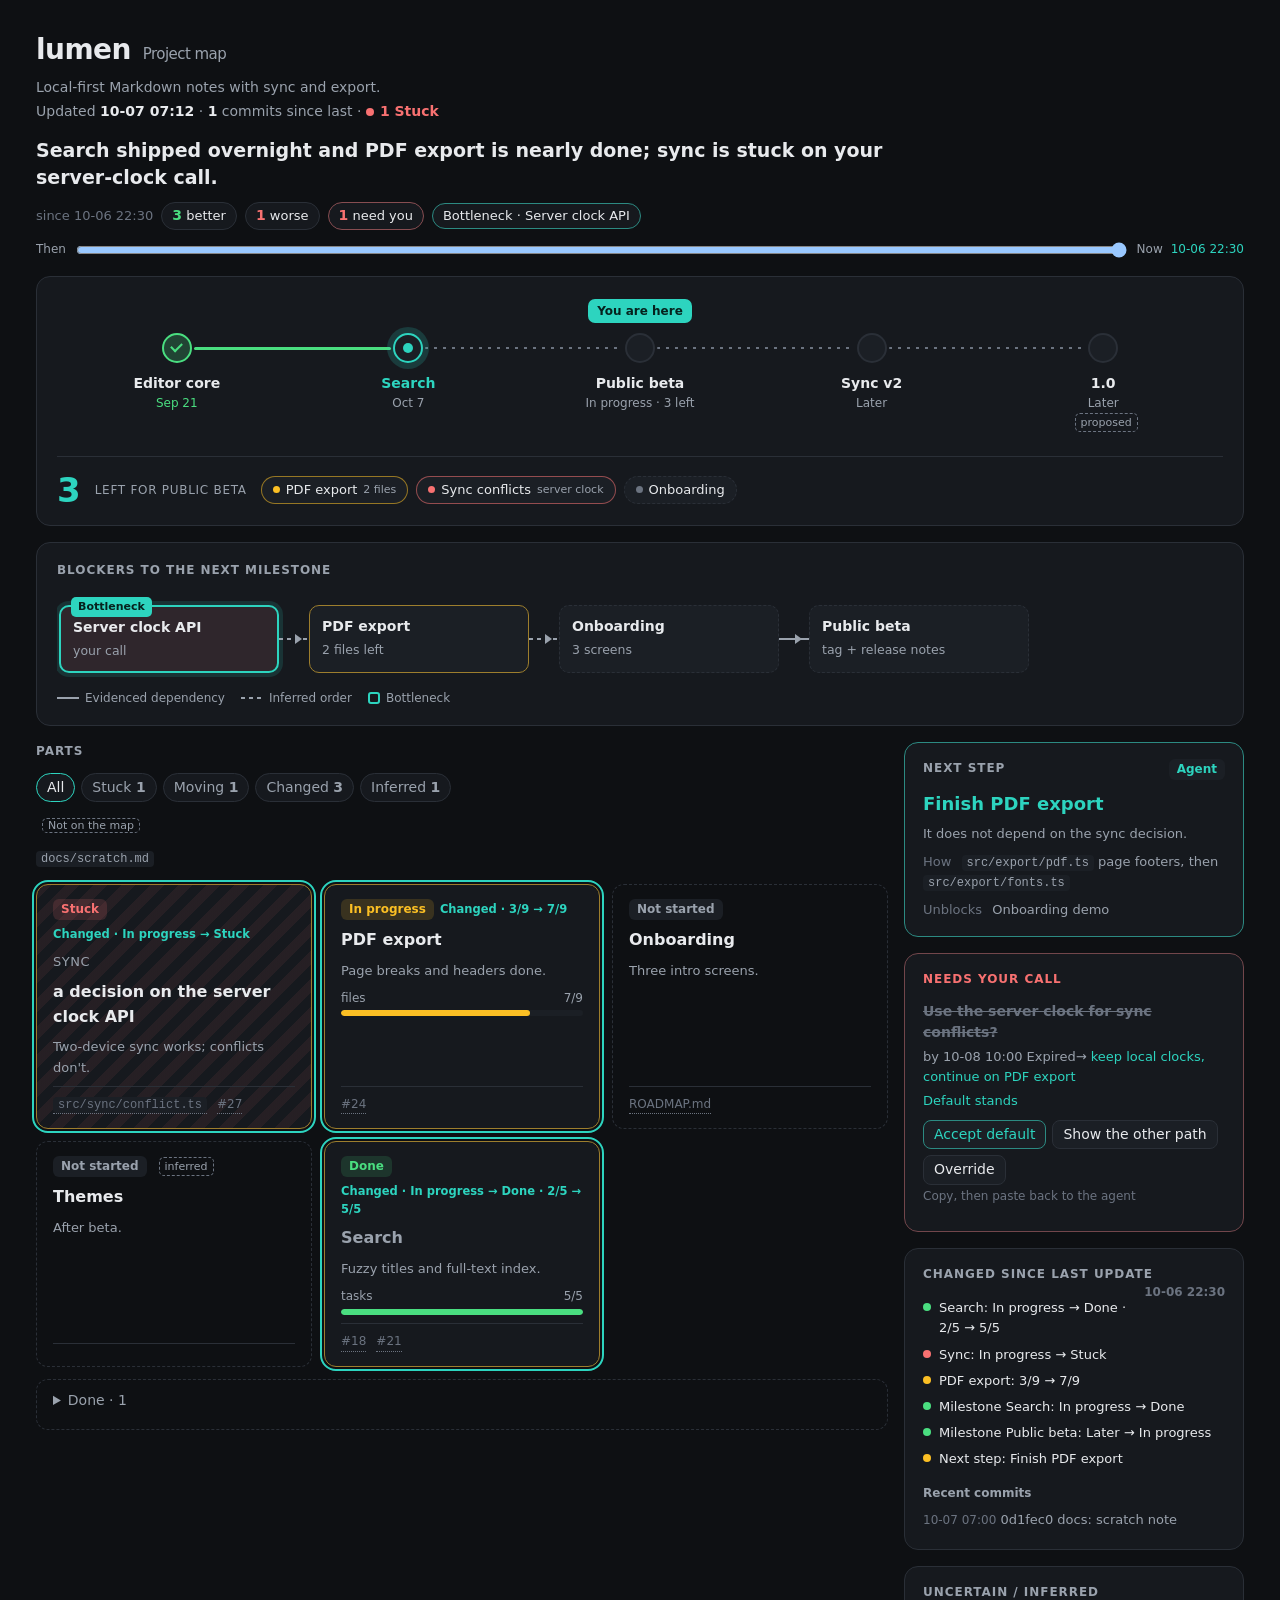
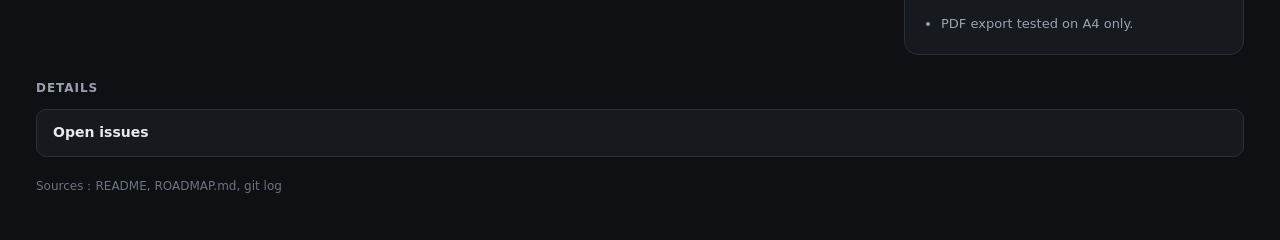
<file: docs/demo/index.html>
<!doctype html>
<html lang="en" data-theme="dark">
<head>
<meta charset="utf-8">
<meta name="viewport" content="width=device-width, initial-scale=1">
<title>lumen · Project map</title>
<style>
:root{--accent:#2dd4bf;--bg:#0e1013;--card:#16191e;--card2:#1b1f25;--line:#2a2f37;--fg:#e8eaed;--mut:#9aa2ad;--dim:#6b7380;
--done:#4ade80;--prog:#fbbf24;--stuck:#f87171;--todo:#6b7380;color-scheme:dark}
:root[data-theme=light]{--bg:#f6f7f9;--card:#fff;--card2:#f1f3f6;--line:#dfe3e8;--fg:#14171c;--mut:#566070;--dim:#8a93a0;
--done:#16a34a;--prog:#b7791f;--stuck:#dc2626;--todo:#8a93a0;color-scheme:light}
@media (prefers-color-scheme:light){:root[data-theme=auto]{--bg:#f6f7f9;--card:#fff;--card2:#f1f3f6;--line:#dfe3e8;--fg:#14171c;
--mut:#566070;--dim:#8a93a0;--done:#16a34a;--prog:#b7791f;--stuck:#dc2626;--todo:#8a93a0;color-scheme:light}}
*{box-sizing:border-box}
body{margin:0;background:var(--bg);color:var(--fg);font:14px/1.55 -apple-system,BlinkMacSystemFont,"PingFang SC","Segoe UI",system-ui,sans-serif}
.wrap{max-width:1240px;margin:0 auto;padding:28px 16px 40px}
a{color:inherit;text-decoration:none;border-bottom:1px dotted var(--dim)} a:hover{color:var(--accent)}
code{font:12px ui-monospace,SFMono-Regular,Menlo,monospace;background:var(--card2);padding:1px 5px;border-radius:4px}
h1{font-size:28px;margin:0;letter-spacing:-.02em} h1 .sub{font-size:15px;color:var(--mut);font-weight:400;margin-left:12px}
h2{font-size:12px;letter-spacing:.08em;text-transform:uppercase;color:var(--mut);margin:0 0 12px;font-weight:600}
h3{margin:0}
.summary{color:var(--mut);margin:6px 0 2px} .slug{margin-left:8px;font:12px ui-monospace,Menlo,monospace}
.meta{color:var(--mut);margin:0 0 20px} .meta b{color:var(--fg)} .c-stuck{color:var(--stuck)!important}
.stuck-dot{display:inline-block;width:8px;height:8px;border-radius:50%;background:var(--stuck);margin-right:6px}
.card{background:var(--card);border:1px solid var(--line);border-radius:14px;padding:18px 20px;margin-bottom:16px}
.tag{font-size:11px;color:var(--mut);border:1px dashed var(--dim);border-radius:5px;padding:0 5px;margin-left:6px;white-space:nowrap}
/* milestone track */
.track{padding-top:22px}
.ms-list{list-style:none;margin:0;padding:34px 4px 4px;display:flex;overflow-x:auto;scrollbar-width:thin}
.ms{position:relative;flex:1 0 128px;display:flex;flex-direction:column;align-items:center;text-align:center;padding:0 6px}
.ms .dot{width:30px;height:30px;border-radius:50%;border:2px solid var(--line);background:var(--card2);z-index:1;display:grid;place-items:center}
.ms-done .dot{background:color-mix(in srgb,var(--done) 22%,var(--card));border-color:var(--done)}
.ms-done .dot::after{content:"";width:9px;height:5px;border:solid var(--done);border-width:0 0 2.5px 2.5px;transform:rotate(-45deg) translate(1px,-1px)}
.ms-current .dot{border-color:var(--accent);box-shadow:0 0 0 6px color-mix(in srgb,var(--accent) 18%,transparent)}
.ms-current .dot::after{content:"";width:10px;height:10px;border-radius:50%;background:var(--accent)}
.seg{position:absolute;top:14px;left:calc(50% + 17px);right:calc(-50% + 17px);height:3px;border-radius:2px}
.seg.solid{background:var(--done)} .seg.dotted{background:repeating-linear-gradient(90deg,var(--dim) 0 3px,transparent 3px 9px);height:2px}
.ms-current .seg{background:repeating-linear-gradient(90deg,var(--dim) 0 3px,transparent 3px 9px);height:2px}
.ms-name{margin-top:10px;font-weight:600} .ms-current .ms-name{color:var(--accent)}
.ms-note{font-size:12px;color:var(--mut)} .ms-done .ms-note{color:var(--done)}
.here{position:absolute;top:-34px;background:var(--accent);color:#06221e;font-size:12px;font-weight:600;padding:3px 9px;border-radius:7px;white-space:nowrap}
.left{display:flex;flex-wrap:wrap;align-items:center;gap:10px 14px;margin-top:20px;padding-top:16px;border-top:1px solid var(--line)}
.big{font-size:34px;font-weight:700;color:var(--accent);line-height:1} .cap{font-size:12px;letter-spacing:.06em;color:var(--mut);text-transform:uppercase}
.pills{display:flex;flex-wrap:wrap;gap:8px}
.pill{display:inline-flex;align-items:center;gap:6px;font-size:13px;border:1px solid var(--line);border-radius:999px;padding:3px 11px;background:var(--card2)}
.pill i{width:7px;height:7px;border-radius:50%;background:var(--todo)} .pill em{font-style:normal;color:var(--mut);font-size:11px}
.p-stuck{border-color:color-mix(in srgb,var(--stuck) 55%,transparent)} .p-stuck i{background:var(--stuck)}
.p-in_progress{border-color:color-mix(in srgb,var(--prog) 55%,transparent)} .p-in_progress i{background:var(--prog)}
.p-done i{background:var(--done)} .p-done{opacity:.6;text-decoration:line-through}
.p-not_started{border-style:dashed}
/* chain */
.chain{display:flex;align-items:stretch;overflow-x:auto;padding:14px 2px 6px}
.node{position:relative;flex:1 0 132px;max-width:220px;background:var(--card2);border:1px solid var(--line);border-radius:10px;padding:10px 12px}
.node b{display:block;font-size:14px} .node span{display:block;font-size:12.5px;color:var(--mut);margin-top:2px}
.n-done{border-color:color-mix(in srgb,var(--done) 50%,var(--line))} .n-stuck{border-color:var(--stuck);background:color-mix(in srgb,var(--stuck) 9%,var(--card2))}
.n-in_progress{border-color:color-mix(in srgb,var(--prog) 55%,var(--line))} .n-not_started{border-style:dashed}
.is-bn{border:2px solid var(--accent);box-shadow:0 0 0 4px color-mix(in srgb,var(--accent) 14%,transparent)}
.node .bn{position:absolute;top:-10px;left:10px;background:var(--accent);color:#06221e;font-size:11px;font-weight:700;padding:1px 7px;border-radius:5px;margin:0}
.arrow{flex:0 0 30px;display:flex;align-items:center;position:relative}
.arrow span{flex:1;height:2px;background:var(--mut)} .arrow::after{content:"";position:absolute;right:2px;border:5px solid transparent;border-left:7px solid var(--mut)}
.a-inferred span{background:repeating-linear-gradient(90deg,var(--mut) 0 4px,transparent 4px 8px)}
.a-none span{background:none} .a-none::after{display:none}
.legend{display:flex;flex-wrap:wrap;gap:16px;font-size:12px;color:var(--mut);margin-top:10px}
.legend i{display:inline-block;width:22px;height:2px;vertical-align:middle;margin-right:6px;background:var(--mut)}
.legend .lg-i{background:repeating-linear-gradient(90deg,var(--mut) 0 4px,transparent 4px 8px)}
.legend .lg-b{width:12px;height:12px;border:2px solid var(--accent);background:none;border-radius:3px}
.why{margin-top:8px;font-size:13px;color:var(--mut)} .why summary{cursor:pointer} .why ul{margin:8px 0 0;padding-left:18px}
.why li{margin:4px 0} .why b{color:var(--fg);font-weight:600} .w-inferred b::before{content:"⋯ "}
/* grid */
.grid{display:grid;grid-template-columns:minmax(0,1fr) 340px;gap:16px;align-items:start}
.sh{display:flex;justify-content:space-between;align-items:baseline} .sh span{color:var(--mut);font-size:13px} .sh b{color:var(--done)}
.parts{display:grid;grid-template-columns:repeat(auto-fill,minmax(230px,1fr));gap:12px}
.part{background:var(--card);border:1px solid var(--line);border-radius:12px;padding:14px 16px;display:flex;flex-direction:column;gap:8px;min-height:150px}
.part h3{font-size:16px} .part p{margin:0;color:var(--mut);font-size:13px}
.part footer{margin-top:auto;padding-top:8px;border-top:1px solid var(--line);font-size:12px;color:var(--dim);word-break:break-word}
.pt-stuck{border-color:color-mix(in srgb,var(--stuck) 60%,var(--line));background:repeating-linear-gradient(135deg,color-mix(in srgb,var(--stuck) 7%,var(--card)) 0 10px,var(--card) 10px 20px)}
.pt-not_started{border-style:dashed;background:transparent}
.pt-done h3{color:var(--mut)}
.changed{outline:2px solid var(--accent);outline-offset:2px}
.ph{display:flex;flex-wrap:wrap;gap:6px;align-items:center}
.badge{font-size:12px;font-weight:600;padding:1px 8px;border-radius:6px;background:var(--card2);color:var(--mut)}
.s-done{color:var(--done);background:color-mix(in srgb,var(--done) 14%,transparent)}
.s-in_progress{color:var(--prog);background:color-mix(in srgb,var(--prog) 15%,transparent)}
.s-stuck{color:var(--stuck);background:color-mix(in srgb,var(--stuck) 15%,transparent)}
.chg{font-size:11.5px;color:var(--accent);font-weight:600}
.wait{color:var(--stuck)!important}
.prog .pl{display:flex;justify-content:space-between;font-size:12px;color:var(--mut)}
.bar{height:6px;background:var(--card2);border-radius:3px;overflow:hidden;margin-top:3px} .bar i{display:block;height:100%;background:var(--prog);border-radius:3px}
.pt-done .bar i{background:var(--done)}
aside .card{padding:16px 18px}
.hero{margin:-6px 0 18px} .hl-text{font-size:19px;line-height:1.45;margin:0 0 10px;font-weight:550;max-width:70ch}
.hl-row{display:flex;flex-wrap:wrap;gap:8px;align-items:center;font-size:13px}
.hl{border:1px solid var(--line);border-radius:999px;padding:2px 10px;background:var(--card)} .hl b{font-size:14px}
.hl-better b{color:var(--done)} .hl-worse b{color:var(--stuck)} .hl-you{border-color:color-mix(in srgb,var(--stuck) 45%,var(--line))}
.hl-you b{color:var(--stuck)} .hl-bn{border-color:color-mix(in srgb,var(--accent) 55%,var(--line))} .hl-since{color:var(--dim)}
.owner{float:right;text-transform:none;letter-spacing:0;font-size:12px;padding:1px 8px;border-radius:6px;background:var(--card2)}
.o-user{color:var(--stuck)} .o-agent{color:var(--accent)}
.decide li.answered{opacity:.75} .decide li.answered .def{color:var(--done)}
.open-left{font-size:13px} .open-left span{color:var(--prog);font-weight:600;margin-right:4px}
.next .how,.next .unl{margin:8px 0 0;font-size:13px} .next .how span,.next .unl span{color:var(--dim);margin-right:6px}
.next{border-color:color-mix(in srgb,var(--accent) 55%,var(--line))} .next .nt{font-size:18px;font-weight:650;margin:0 0 6px;color:var(--accent)}
.next p{margin:0;color:var(--mut);font-size:13px}
.decide{border-color:color-mix(in srgb,var(--stuck) 35%,var(--line))} .decide h2{color:var(--stuck)}
.decide ul,.changes ul{list-style:none;margin:0;padding:0} .decide li{padding:8px 0;border-top:1px solid var(--line)} .decide li:first-child{border:0;padding-top:0}
.decide .q{margin:0;font-weight:600} .decide .d{margin:3px 0 0;font-size:13px;color:var(--mut)} .decide .d b{color:var(--accent);font-weight:500}
.changes li{display:flex;gap:8px;align-items:baseline;font-size:13px;padding:3px 0} .changes li>i{flex:0 0 8px;height:8px;border-radius:50%;background:var(--accent);transform:translateY(-1px)}
.dot-done{background:var(--done)!important} .dot-stuck{background:var(--stuck)!important} .dot-in_progress{background:var(--prog)!important} .dot-not_started{background:var(--todo)!important}
.changes h3{font-size:12px;color:var(--mut);font-weight:600;margin:12px 0 4px} .since{float:right;text-transform:none;letter-spacing:0;color:var(--dim)}
.commits li{display:block;color:var(--mut)} .commits .t{color:var(--dim);font-size:12px}
.muted{color:var(--dim)} .plain{margin:0;padding-left:18px;color:var(--mut);font-size:13px} .plain li{margin:4px 0}
.details{margin-top:8px} .details details{background:var(--card);border:1px solid var(--line);border-radius:10px;margin-bottom:8px}
.details summary{cursor:pointer;padding:12px 16px;display:flex;justify-content:space-between;gap:12px} .details summary span{color:var(--dim);font-size:12px}
.details details>*:not(summary){margin:0 16px 14px}
.tw{overflow-x:auto} table{border-collapse:collapse;width:100%;font-size:13px} th,td{text-align:left;padding:6px 8px;border-bottom:1px solid var(--line);vertical-align:top}
th{color:var(--mut);font-weight:600}
.foot{margin-top:20px;font-size:12px;color:var(--dim)} .foot p{margin:4px 0}
.pin{position:fixed;z-index:30;top:10px;left:50%;transform:translateX(-50%);max-width:min(920px,calc(100% - 24px));
display:flex;flex-wrap:wrap;gap:6px 10px;align-items:baseline;background:var(--card);border:1px solid var(--accent);
border-radius:999px;padding:6px 14px;font-size:13px;box-shadow:0 8px 28px color-mix(in srgb,#000 35%,transparent)}
.pin[hidden]{display:none} .pin b{color:var(--accent)}
.pin > * + *::before{content:"·";color:var(--dim);margin-right:10px}
.scrub{display:flex;align-items:center;gap:8px;margin:-8px 0 16px;color:var(--mut);font-size:12px}
.scrub input{flex:1} #scrubcap{color:var(--accent)}
.filters{display:flex;flex-wrap:wrap;gap:6px;margin:0 0 12px}
.filters button,.act,.done-name,.ev{font:inherit;cursor:pointer}
.filters button{background:var(--card);color:var(--mut);border:1px solid var(--line);border-radius:999px;padding:3px 10px}
.filters button[aria-pressed=true]{color:var(--fg);border-color:var(--accent)}
.filters b{font-weight:600}
.unmap{margin:0 0 12px} .unmap .plain{display:flex;flex-wrap:wrap;gap:6px 12px;list-style:none;padding:8px 0 0}
.eyebrow{margin:0;font-size:12px;color:var(--dim);letter-spacing:.04em;text-transform:uppercase}
.done-row{margin-top:12px;border:1px dashed var(--line);border-radius:12px;padding:0 12px 8px}
.done-row summary{cursor:pointer;padding:10px 4px;color:var(--mut)}
.done-names{display:flex;flex-wrap:wrap;gap:6px;margin-bottom:8px}
.done-name{background:transparent;color:var(--mut);border:1px solid var(--line);border-radius:999px;padding:2px 10px}
.ev{background:transparent;color:var(--dim);border:0;border-bottom:1px dotted var(--dim);padding:0}
.part footer{display:flex;flex-wrap:wrap;gap:6px 10px}
.acts{display:flex;flex-wrap:wrap;gap:6px;align-items:center;margin-top:8px}
.act{background:var(--card2);color:var(--fg);border:1px solid var(--line);border-radius:8px;padding:3px 10px}
.act.accept{border-color:color-mix(in srgb,var(--accent) 55%,var(--line));color:var(--accent)}
.copied,.taken,.hint{display:none} .hint{color:var(--dim);font-size:12px;margin:6px 0 0}
.decide li.copied-on .copied,.decide li .hint{display:inline}
.decide li.expired .q{text-decoration:line-through;color:var(--dim)}
.decide li.expired .taken{display:block;color:var(--accent);margin:4px 0 0;font-size:13px}
.override-form{display:flex;gap:6px;margin-top:8px} .override-form[hidden]{display:none}
.override-form input{flex:1;background:var(--card2);color:var(--fg);border:1px solid var(--line);border-radius:8px;padding:4px 8px}
.chain-alt{display:none;margin-top:8px} .fork-label{display:none;margin:8px 0 0;color:var(--mut);font-size:13px}
body[data-fork] .chain-alt,body[data-fork] .fork-label{display:flex}
body[data-fork] .fork-label{display:block}
body[data-fork] .chain-default .fork-only{opacity:.38}
.chain-alt .fork-shared{opacity:.55}
body[data-focus] .linkable{opacity:.38}
body[data-focus] .linkable.on{opacity:1;outline:2px solid var(--accent);outline-offset:2px}
body[data-filter=stuck] .part:not([data-status=stuck]),
body[data-filter=in_progress] .part:not([data-status=in_progress]),
body[data-filter=changed] .part:not(.changed),
body[data-filter=inferred] .part:not([data-inferred]){display:none}
body[data-filter=stuck] .pill:not(.p-stuck),
body[data-filter=in_progress] .pill:not(.p-in_progress){display:none}
.part[data-hist=stuck]{border-color:var(--stuck)}
.part[data-hist=done]{border-color:color-mix(in srgb,var(--done) 50%,var(--line))}
.part[data-hist=in_progress]{border-color:color-mix(in srgb,var(--prog) 55%,var(--line))}
#peek{position:fixed;z-index:40;max-width:280px;background:var(--card);border:1px solid var(--line);border-radius:10px;padding:10px 12px;box-shadow:0 10px 30px color-mix(in srgb,#000 40%,transparent)}
#peek[hidden]{display:none} #peek a{color:var(--accent);display:inline-block;margin-top:6px}
.why-pop{display:none;position:absolute;z-index:4;top:18px;left:0;width:200px;background:var(--card);border:1px solid var(--line);border-radius:8px;padding:8px 10px;font-size:12px;color:var(--mut)}
.arrow.open .why-pop{display:block}
@keyframes yah-pulse{0%,100%{box-shadow:0 0 0 4px color-mix(in srgb,var(--accent) 14%,transparent)}50%{box-shadow:0 0 0 8px color-mix(in srgb,var(--accent) 28%,transparent)}}
.is-bn{animation:yah-pulse 2.4s ease-in-out infinite}
@media (prefers-reduced-motion:reduce){.is-bn{animation:none} .part,.ms{transition:none}}
@media (max-width:900px){.grid{grid-template-columns:1fr}}
@media (max-width:640px){h1{font-size:23px} .card{padding:14px}
 .chain{flex-direction:column;overflow:visible} .node{max-width:none;flex:none}
 .arrow{flex:0 0 26px;justify-content:center} .arrow span{flex:0 0 2px;height:100%;width:2px}
 .a-inferred span{background:repeating-linear-gradient(180deg,var(--mut) 0 4px,transparent 4px 8px)}
 .arrow::after{right:auto;bottom:0;border:5px solid transparent;border-top:7px solid var(--mut)}
 .why-pop{position:static;width:auto}
 .ms{flex-basis:112px}
 .pin{left:12px;right:12px;transform:none;max-width:none;flex-wrap:nowrap;overflow-x:auto;white-space:nowrap;
   border-radius:12px;scrollbar-width:none}}
</style>
</head>
<body><div class="wrap"><div class="pin" id="pin" hidden><b>You are here</b><span>Server clock API</span><span>Finish PDF export</span><span>1 expiring</span><span>1 Not on the map</span></div><header><h1>lumen<span class="sub">Project map</span></h1><p class="summary">Local-first Markdown notes with sync and export.</p><p class="meta">Updated <b>10-07 07:12</b> · <b>1</b> commits since last · <span class="stuck-dot"></span><b class="c-stuck">1 Stuck</b></p></header><section class="hero"><p class=hl-text>Search shipped overnight and PDF export is nearly done; sync is stuck on your server-clock call.</p><div class="hl-row"><span class="hl-since">since 10-06 22:30</span><span class="hl hl-better"><b>3</b> better</span><span class="hl hl-worse"><b>1</b> worse</span><span class="hl hl-you"><b>1</b> need you</span><span class="hl hl-bn">Bottleneck · Server clock API</span></div></section><div class="scrub"><span>Then</span><input type="range" id="scrub" min="0" max="1" value="1" aria-label="Changed since last update"><span>Now</span><span id="scrubcap"></span></div><section class="card track"><ol class="ms-list"><li class="ms ms-done" data-name="Editor core" data-now="done"><span class="dot"></span><span class="seg solid"></span><span class="ms-name">Editor core</span><span class="ms-note">Sep 21</span></li><li class="ms ms-done" data-name="Search" data-now="done"><span class="dot"></span><span class="seg solid"></span><span class="ms-name">Search</span><span class="ms-note">Oct 7</span></li><li class="ms ms-current" data-name="Public beta" data-now="current" id=here><span class="here">You are here</span><span class="dot"></span><span class="seg dotted"></span><span class="ms-name">Public beta</span><span class="ms-note">In progress · 3 left</span></li><li class="ms ms-future" data-name="Sync v2" data-now="future"><span class="dot"></span><span class="seg dotted"></span><span class="ms-name">Sync v2</span><span class="ms-note">Later</span></li><li class="ms ms-future" data-name="1.0" data-now="future"><span class="dot"></span><span class="ms-name">1.0</span><span class="ms-note">Later</span><span class="tag">proposed</span></li></ol><div class="left"><span class="big">3</span><span class="cap">Left for Public beta </span><div class="pills"><span class="pill p-in_progress linkable" data-link="export" role="button" tabindex="0"><i></i>PDF export<em>2 files</em></span><span class="pill p-stuck linkable" data-link="sync" role="button" tabindex="0"><i></i>Sync conflicts<em>server clock</em></span><span class="pill p-not_started linkable" data-link="onboarding" role="button" tabindex="0"><i></i>Onboarding</span></div></div></section><section class="card"><h2>Blockers to the next milestone</h2><div class="chain chain-default"><div class="node n-stuck is-bn linkable" data-link="sync" role="button" tabindex="0"><span class="bn">Bottleneck</span><b>Server clock API</b><span>your call</span></div><div class="arrow a-inferred" title="default keeps local clocks and continues PDF export"><p class="why-pop">default keeps local clocks and continues PDF export</p><span></span></div><div class="node n-in_progress linkable fork-only" data-link="export" role="button" tabindex="0"><b>PDF export</b><span>2 files left</span></div><div class="arrow a-inferred" title="onboarding demo exports a PDF"><p class="why-pop">onboarding demo exports a PDF</p><span></span></div><div class="node n-not_started linkable" data-link="onboarding" role="button" tabindex="0"><b>Onboarding</b><span>3 screens</span></div><div class="arrow a-evidence" title="ROADMAP.md: beta requires onboarding"><p class="why-pop">ROADMAP.md: beta requires onboarding</p><span></span></div><div class="node n-not_started linkable" role="button" tabindex="0"><b>Public beta</b><span>tag + release notes</span></div></div><p class="fork-label">If you override: block on the server clock first</p><div class="chain chain-alt"><div class="node n-stuck is-bn linkable fork-shared" data-link="sync" role="button" tabindex="0"><span class="bn">Bottleneck</span><b>Server clock API</b><span>your call</span></div><div class="arrow a-inferred" title="only if you choose to block on the server clock"><p class="why-pop">only if you choose to block on the server clock</p><span></span></div><div class="node n-not_started linkable fork-only" data-link="sync" role="button" tabindex="0"><b>Implement server clock</b><span>only if you block on it</span></div><div class="arrow a-evidence" title="`src/sync/conflict.ts` TODO: last-writer-wins needs a trusted server timestamp"><p class="why-pop"><code>src/sync/conflict.ts</code> TODO: last-writer-wins needs a trusted server timestamp</p><span></span></div><div class="node n-stuck linkable fork-only" data-link="sync" role="button" tabindex="0"><b>Sync conflicts</b><span>resolver waits on clock</span></div><div class="arrow a-inferred" title="onboarding waits until sync conflicts are decided"><p class="why-pop">onboarding waits until sync conflicts are decided</p><span></span></div><div class="node n-not_started linkable fork-shared" data-link="onboarding" role="button" tabindex="0"><b>Onboarding</b><span>3 screens</span></div><div class="arrow a-evidence" title="ROADMAP.md: beta requires onboarding"><p class="why-pop">ROADMAP.md: beta requires onboarding</p><span></span></div><div class="node n-not_started linkable fork-shared" role="button" tabindex="0"><b>Public beta</b><span>tag + release notes</span></div></div><div class="legend"><span><i class="lg-e"></i>Evidenced dependency</span><span><i class="lg-i"></i>Inferred order</span><span><i class="lg-b"></i>Bottleneck</span></div></section><div class="grid"><div class="main"><section><div class="sh"><h2>Parts</h2></div><div class="filters" role="toolbar"><button type="button" data-filter="all" aria-pressed="true">All</button><button type="button" data-filter="stuck" aria-pressed="false">Stuck <b>1</b></button><button type="button" data-filter="in_progress" aria-pressed="false">Moving <b>1</b></button><button type="button" data-filter="changed" aria-pressed="false">Changed <b>3</b></button><button type="button" data-filter="inferred" aria-pressed="false">Inferred <b>1</b></button></div><div class="unmap"><span class="tag">Not on the map</span><ul class="plain"><li><code>docs/scratch.md</code></li></ul></div><div class="parts"><article class="part pt-stuck changed linkable" data-link="sync" data-status="stuck" data-now="stuck" role="button" tabindex="0"><div class="ph"><span class="badge s-stuck">Stuck</span><span class="chg">Changed · In progress → Stuck</span></div><p class="eyebrow">Sync</p><h3>a decision on the server clock API</h3><p>Two-device sync works; conflicts don&#x27;t.</p><footer><button type="button" class="ev" data-kind="file" data-ref="src/sync/conflict.ts"><code>src/sync/conflict.ts</code></button><button type="button" class="ev" data-kind="issue" data-ref="27">#27</button></footer></article><article class="part pt-in_progress changed linkable" data-link="export" data-status="in_progress" data-now="in_progress" role="button" tabindex="0"><div class="ph"><span class="badge s-in_progress">In progress</span><span class="chg">Changed · 3/9 → 7/9</span></div><h3>PDF export</h3><p>Page breaks and headers done.</p><div class="prog"><div class="pl"><span>files</span><span>7/9</span></div><div class="bar"><i style="width:78%"></i></div></div><footer><button type="button" class="ev" data-kind="issue" data-ref="24">#24</button></footer></article><article class="part pt-not_started linkable" data-link="onboarding" data-status="not_started" data-now="not_started" role="button" tabindex="0"><div class="ph"><span class="badge s-not_started">Not started</span></div><h3>Onboarding</h3><p>Three intro screens.</p><footer><button type="button" class="ev" data-kind="file" data-ref="ROADMAP.md">ROADMAP.md</button></footer></article><article class="part pt-not_started linkable" data-link="themes" data-status="not_started" data-now="not_started" data-inferred role="button" tabindex="0"><div class="ph"><span class="badge s-not_started">Not started</span><span class="tag">inferred</span></div><h3>Themes</h3><p>After beta.</p><footer></footer></article><article class="part pt-done changed linkable" data-link="search" data-status="done" data-now="done" role="button" tabindex="0"><div class="ph"><span class="badge s-done">Done</span><span class="chg">Changed · In progress → Done · 2/5 → 5/5</span></div><h3>Search</h3><p>Fuzzy titles and full-text index.</p><div class="prog"><div class="pl"><span>tasks</span><span>5/5</span></div><div class="bar"><i style="width:100%"></i></div></div><footer><button type="button" class="ev" data-kind="issue" data-ref="18">#18</button><button type="button" class="ev" data-kind="issue" data-ref="21">#21</button></footer></article></div><details class="done-row"><summary>Done · 1</summary><div class="done-names"><button type="button" class="done-name" data-open="editor">Editor</button></div><div class="parts"><article class="part pt-done linkable" data-link="editor" data-status="done" data-now="done" role="button" tabindex="0"><div class="ph"><span class="badge s-done">Done</span></div><h3>Editor</h3><p>Markdown editing, tables, live preview.</p><footer><button type="button" class="ev" data-kind="file" data-ref="src/editor/"><code>src/editor/</code></button><button type="button" class="ev" data-kind="issue" data-ref="12">#12</button></footer></article></div></details></section></div><aside><section class="card next"><h2>Next step<span class="owner o-agent">Agent</span></h2><p class="nt">Finish PDF export</p><p>It does not depend on the sync decision.</p><p class="how"><span>How</span> <code>src/export/pdf.ts</code> page footers, then <code>src/export/fonts.ts</code></p><p class="unl"><span>Unblocks</span> Onboarding demo</p></section><section class="card decide"><h2>Needs your call</h2><ul><li data-decision="clock"><p class="q">Use the server clock for sync conflicts?</p><p class="d">by <time data-deadline="2026-10-08T10:00:00+08:00">10-08 10:00</time> <span class="count"></span>→ <b class="def">keep local clocks, continue on PDF export</b></p><p class="taken">Default stands</p><div class="acts"><button type="button" class="act accept" data-copy="you-are-here decision&#10;Question: Use the server clock for sync conflicts?&#10;Answer: keep local clocks, continue on PDF export&#10;Record it and act on it: python3 /Users/lifcc/Desktop/code/AI/tools/you-are-here/plugins/you-are-here/skills/you-are-here/scripts/pmap.py answer /private/var/folders/3_/987z6jz91l9_t8mpvflf73xm0000gp/T/tmpnwx1tiot/lumen --id clock --answer &quot;keep local clocks, continue on PDF export&quot;">Accept default</button><button type="button" class="act altpath" data-fork="clock" data-option="1" data-show="Show the other path" data-hide="Hide the other path">Show the other path</button><button type="button" class="act override">Override</button><span class="copied">Copied</span></div><form class="override-form" hidden><input type="text" maxlength="240" aria-label="Override"><button type="submit">Copy</button></form><p class="hint">Copy, then paste back to the agent</p></li></ul></section><section class="card changes"><h2>Changed since last update<span class="since">10-06 22:30</span></h2><ul><li class="linkable" data-link="search" role="button" tabindex="0"><i class="dot-done"></i>Search: In progress → Done · 2/5 → 5/5</li><li class="linkable" data-link="sync" role="button" tabindex="0"><i class="dot-stuck"></i>Sync: In progress → Stuck</li><li class="linkable" data-link="export" role="button" tabindex="0"><i class="dot-in_progress"></i>PDF export: 3/9 → 7/9</li><li class=""><i class="dot-done"></i>Milestone Search: In progress → Done</li><li class=""><i class="dot-done"></i>Milestone Public beta: Later → In progress</li><li class=""><i class="dot-in_progress"></i>Next step: Finish PDF export</li></ul><h3>Recent commits</h3><ul class="commits"><li><span class="t">10-07 07:00</span> 0d1fec0 docs: scratch note</li></ul></section><section class="card"><h2>Uncertain / inferred</h2><ul class="plain"><li>PDF export tested on A4 only.</li></ul></section></aside></div><section class="details"><h2>Details</h2><details><summary><b>Open issues</b><span></span></summary><ul class="plain"><li>#27 sync conflict on simultaneous edits</li><li>#29 PDF footer overlaps</li></ul></details></section><footer class="foot"><p>Sources：README, ROADMAP.md, git log</p></footer><div id="peek" hidden role="dialog"><p id="peek-text"></p><a id="peek-link" target="_blank" rel="noopener" hidden></a></div></div>
<script type="application/json" id="yah">{"slug": null, "web": null, "answer_tpl": "you-are-here decision\nQuestion: {Q}\nAnswer: {A}\nRecord it and act on it: python3 /Users/lifcc/Desktop/code/AI/tools/you-are-here/plugins/you-are-here/skills/you-are-here/scripts/pmap.py answer /private/var/folders/3_/987z6jz91l9_t8mpvflf73xm0000gp/T/tmpnwx1tiot/lumen --id {ID} --answer \"{A}\"", "peek": {"issues": {}, "commits": {"0d1fec0": "docs: scratch note"}, "prs": {}, "files": {"docs/scratch.md": "docs: scratch note"}}, "frames": [{"t": "2026-10-06T22:30:00+08:00", "label": "10-06 22:30", "parts": {"editor": {"status": "done", "done": null, "total": null}, "search": {"status": "in_progress", "done": 2, "total": 5}, "sync": {"status": "in_progress", "done": null, "total": null}, "export": {"status": "in_progress", "done": 3, "total": 9}, "onboarding": {"status": "not_started", "done": null, "total": null}, "themes": {"status": "not_started", "done": null, "total": null}}, "milestones": [{"name": "Editor core", "status": "done"}, {"name": "Search", "status": "current"}, {"name": "Public beta", "status": "future"}, {"name": "Sync v2", "status": "future"}, {"name": "1.0", "status": "future"}], "changes": []}, {"t": "2026-10-07T07:12:00+08:00", "label": "10-07 07:12", "parts": {"editor": {"status": "done", "done": null, "total": null}, "search": {"status": "done", "done": 5, "total": 5}, "sync": {"status": "stuck", "done": null, "total": null}, "export": {"status": "in_progress", "done": 7, "total": 9}, "onboarding": {"status": "not_started", "done": null, "total": null}, "themes": {"status": "not_started", "done": null, "total": null}}, "milestones": [{"name": "Editor core", "status": "done"}, {"name": "Search", "status": "done"}, {"name": "Public beta", "status": "current"}, {"name": "Sync v2", "status": "future"}, {"name": "1.0", "status": "future"}], "changes": ["Search: In progress → Done · 2/5 → 5/5", "Sync: In progress → Stuck", "PDF export: 3/9 → 7/9", "Milestone Search: In progress → Done", "Milestone Public beta: Later → In progress", "Next step: Finish PDF export"]}], "labels": {"expired": "Expired", "open": "Open on GitHub"}}</script>
<script>
(function () {
  var raw = document.getElementById("yah");
  var DATA = {};
  try { DATA = JSON.parse(raw ? raw.textContent : "{}"); } catch (e) { DATA = {}; }
  var reduce = window.matchMedia && window.matchMedia("(prefers-reduced-motion: reduce)").matches;
  var frames = DATA.frames || [];

  function motion() { return reduce ? "auto" : "smooth"; }

  var here = document.getElementById("here");
  if (here && here.parentElement && here.parentElement.scrollWidth > here.parentElement.clientWidth) {
    var list = here.parentElement, lr = list.getBoundingClientRect(), hr = here.getBoundingClientRect();
    var target = hr.left - lr.left + list.scrollLeft - (list.clientWidth - hr.width) / 2;
    list.scrollLeft = Math.max(0, Math.min(target, list.scrollWidth - list.clientWidth));
  }

  var pin = document.getElementById("pin");
  if (here && pin && "IntersectionObserver" in window) {
    new IntersectionObserver(function (entries) {
      pin.hidden = entries[0].isIntersecting;
    }, { threshold: 0.35 }).observe(here);
  }

  function setHist(el, status) {
    if (!status) return;
    el.setAttribute("data-hist", status);
  }
  function applyFrame(frame) {
    if (!frame) return;
    var cards = document.querySelectorAll(".part[data-link]");
    for (var i = 0; i < cards.length; i++) {
      var p = (frame.parts || {})[cards[i].getAttribute("data-link")];
      setHist(cards[i], p ? p.status : cards[i].getAttribute("data-now"));
    }
    var ms = document.querySelectorAll(".ms[data-name]");
    for (var j = 0; j < ms.length; j++) {
      var name = ms[j].getAttribute("data-name");
      var found = null;
      var list = frame.milestones || [];
      for (var k = 0; k < list.length; k++) if (list[k].name === name) found = list[k];
      var st = found ? found.status : ms[j].getAttribute("data-now");
      ms[j].classList.remove("ms-done", "ms-current", "ms-future");
      if (st) ms[j].classList.add("ms-" + st);
    }
    var cap = document.getElementById("scrubcap");
    if (cap) cap.textContent = frame.label || "";
    var changes = document.querySelector(".changes ul");
    if (changes && frame.changes && frame.changes.length && document.body.getAttribute("data-scrub") === "1") {
      if (!changes.getAttribute("data-saved")) changes.setAttribute("data-saved", changes.innerHTML);
      var html = "";
      for (var c = 0; c < frame.changes.length; c++) {
        html += '<li><i></i>' + frame.changes[c].replace(/[&<>]/g, function (ch) {
          return ch === "&" ? "&amp;" : ch === "<" ? "&lt;" : "&gt;";
        }) + "</li>";
      }
      changes.innerHTML = html;
    }
  }
  function restoreChanges() {
    var changes = document.querySelector(".changes ul");
    if (changes && changes.getAttribute("data-saved")) {
      changes.innerHTML = changes.getAttribute("data-saved");
      changes.removeAttribute("data-saved");
    }
  }
  var scrub = document.getElementById("scrub");
  if (scrub && frames.length >= 2) {
    scrub.addEventListener("input", function () {
      document.body.setAttribute("data-scrub", "1");
      applyFrame(frames[Number(scrub.value)]);
    });
    scrub.addEventListener("change", function () {
      scrub.value = String(frames.length - 1);
      document.body.removeAttribute("data-scrub");
      applyFrame(frames[frames.length - 1]);
      restoreChanges();
      var cap = document.getElementById("scrubcap");
      if (cap) cap.textContent = "";
    });
  }
  if (!reduce && frames.length >= 2) {
    var a = Date.parse(frames[frames.length - 2].t || "");
    var b = Date.parse(frames[frames.length - 1].t || "");
    if (a && b && b - a > 6 * 3600 * 1000) {
      applyFrame(frames[frames.length - 2]);
      document.body.classList.add("replaying");
      setTimeout(function () {
        applyFrame(frames[frames.length - 1]);
        document.body.classList.remove("replaying");
      }, 1500);
    }
  }

  function clearFocus() {
    document.body.removeAttribute("data-focus");
    var on = document.querySelectorAll(".linkable.on");
    for (var i = 0; i < on.length; i++) on[i].classList.remove("on");
  }
  function focusLink(id, origin) {
    if (!id) return;
    if (document.body.getAttribute("data-focus") === id) { clearFocus(); return; }
    document.body.setAttribute("data-focus", id);
    var all = document.querySelectorAll(".linkable");
    var card = null, node = null;
    for (var i = 0; i < all.length; i++) {
      var hit = all[i].getAttribute("data-link") === id;
      all[i].classList.toggle("on", hit);
      if (hit && all[i].classList.contains("part")) card = all[i];
      if (hit && all[i].classList.contains("node")) node = all[i];
    }
    var dest = origin && origin.classList.contains("part") ? node : card;
    if (card) {
      var box = card.closest("details");
      if (box) box.open = true;
    }
    if (dest && dest.scrollIntoView) dest.scrollIntoView({ block: "nearest", behavior: motion() });
    if (origin && origin.classList.contains("is-bn") && card) {
      var ev = card.querySelector(".ev");
      if (ev) openPeek(ev);
    }
  }

  var peek = document.getElementById("peek");
  function openPeek(btn) {
    if (!peek) return;
    var kind = btn.getAttribute("data-kind");
    var ref = btn.getAttribute("data-ref");
    var db = DATA.peek || {};
    var text = ref;
    var href = "";
    if (kind === "issue") {
      text = (db.issues && db.issues[ref]) || (db.prs && db.prs[ref]) || ("#" + ref);
      if (db.issues && db.issues[ref]) text = "#" + ref + " " + db.issues[ref];
      else if (db.prs && db.prs[ref]) text = "#" + ref + " " + db.prs[ref];
      if (DATA.web) href = DATA.web + "/issues/" + ref;
    } else if (kind === "commit") {
      text = (db.commits && db.commits[ref]) ? (ref + " " + db.commits[ref]) : ref;
      if (DATA.web) href = DATA.web + "/commit/" + ref;
    } else if (kind === "link") {
      text = ref;
      if (/^https?:\/\//.test(ref)) href = ref;
    } else if (kind === "run") {
      text = "CI run " + ref;
      if (DATA.web) href = DATA.web + "/actions/runs/" + ref;
    } else {
      text = ref;
      var files = db.files || {};
      if (files[ref]) text = ref + " — " + files[ref];
      else {
        for (var path in files) {
          if (files.hasOwnProperty(path) && (path.indexOf(ref) === 0 || ref.indexOf(path) === 0)) {
            text = ref + " — " + files[path];
            break;
          }
        }
      }
    }
    document.getElementById("peek-text").textContent = text;
    var link = document.getElementById("peek-link");
    if (href) { link.hidden = false; link.href = href; link.textContent = (DATA.labels && DATA.labels.open) || "Open"; }
    else link.hidden = true;
    peek.hidden = false;
    var box = btn.getBoundingClientRect();
    peek.style.top = Math.max(8, Math.min(box.bottom + 6, window.innerHeight - 110)) + "px";
    peek.style.left = Math.max(8, Math.min(box.left, window.innerWidth - 290)) + "px";
  }

  function copyText(text, li) {
    function ok() { if (li) li.classList.add("copied-on"); }
    if (navigator.clipboard && navigator.clipboard.writeText) {
      navigator.clipboard.writeText(text).then(ok, function () { fallback(); });
    } else fallback();
    function fallback() {
      var ta = document.createElement("textarea");
      ta.value = text;
      document.body.appendChild(ta);
      ta.select();
      try { document.execCommand("copy"); ok(); } catch (e) {}
      ta.parentNode.removeChild(ta);
    }
  }

  function tick() {
    var nodes = document.querySelectorAll("time[data-deadline]");
    var now = Date.now();
    for (var i = 0; i < nodes.length; i++) {
      var t = Date.parse(nodes[i].getAttribute("data-deadline"));
      var count = nodes[i].parentNode.querySelector(".count");
      var li = nodes[i].closest("li");
      if (!t || !count) continue;
      var delta = t - now;
      if (delta <= 0) {
        count.textContent = (DATA.labels && DATA.labels.expired) || "";
        if (li) li.classList.add("expired");
      } else {
        var mins = Math.round(delta / 60000);
        var h = Math.floor(mins / 60);
        var m = mins % 60;
        count.textContent = (h ? h + "h " : "") + m + "m ";
      }
    }
  }
  tick();
  setInterval(tick, 30000);

  document.body.addEventListener("click", function (ev) {
    var arrow = ev.target.closest ? ev.target.closest(".arrow") : null;
    if (arrow) {
      ev.stopPropagation();
      var open = document.querySelectorAll(".arrow.open");
      for (var i = 0; i < open.length; i++) if (open[i] !== arrow) open[i].classList.remove("open");
      arrow.classList.toggle("open");
      return;
    }
    var evidence = ev.target.closest ? ev.target.closest(".ev") : null;
    if (evidence) { ev.stopPropagation(); openPeek(evidence); return; }
    var filter = ev.target.closest ? ev.target.closest("[data-filter]") : null;
    if (filter) {
      var name = filter.getAttribute("data-filter");
      var buttons = document.querySelectorAll("[data-filter]");
      for (var f = 0; f < buttons.length; f++) buttons[f].setAttribute("aria-pressed", buttons[f] === filter ? "true" : "false");
      if (name === "all") document.body.removeAttribute("data-filter");
      else document.body.setAttribute("data-filter", name);
      return;
    }
    var accept = ev.target.closest ? ev.target.closest(".accept") : null;
    if (accept) {
      ev.stopPropagation();
      copyText(accept.getAttribute("data-copy") || "", accept.closest("li"));
      return;
    }
    var over = ev.target.closest ? ev.target.closest(".override") : null;
    if (over && over.tagName === "BUTTON") {
      ev.stopPropagation();
      var form = over.parentNode.parentNode.querySelector(".override-form");
      if (form) form.hidden = !form.hidden;
      return;
    }
    var alt = ev.target.closest ? ev.target.closest(".altpath") : null;
    if (alt) {
      ev.stopPropagation();
      var id = alt.getAttribute("data-fork");
      if (document.body.getAttribute("data-fork") === id) {
        document.body.removeAttribute("data-fork");
        alt.textContent = alt.getAttribute("data-show");
      } else {
        document.body.setAttribute("data-fork", id);
        alt.textContent = alt.getAttribute("data-hide");
      }
      return;
    }
    var nameBtn = ev.target.closest ? ev.target.closest(".done-name") : null;
    if (nameBtn) {
      ev.stopPropagation();
      var box = nameBtn.closest("details");
      if (box) box.open = true;
      focusLink(nameBtn.getAttribute("data-open"), null);
      return;
    }
    if (peek && !peek.hidden && !(ev.target.closest && ev.target.closest("#peek"))) peek.hidden = true;
    var link = ev.target.closest ? ev.target.closest("[data-link]") : null;
    if (link) focusLink(link.getAttribute("data-link"), link);
  });

  document.body.addEventListener("submit", function (ev) {
    var form = ev.target;
    if (!form.classList || !form.classList.contains("override-form")) return;
    ev.preventDefault();
    var input = form.querySelector("input");
    var text = input ? input.value.replace(/^\s+|\s+$/g, "") : "";
    if (!text) return;
    var li = form.closest("li");
    var q = li ? (li.querySelector(".q").textContent || "") : "";
    var id = li ? li.getAttribute("data-decision") : "";
    var tpl = DATA.answer_tpl || "Question: {Q}\nAnswer: {A}";
    copyText(tpl.split("{Q}").join(q).split("{A}").join(text.replace(/"/g, "'")).split("{ID}").join(id), li);
  });

  document.body.addEventListener("keydown", function (ev) {
    if (ev.key !== "Enter" && ev.key !== " ") return;
    var link = ev.target.closest ? ev.target.closest("[data-link]") : null;
    if (!link || ev.target.tagName === "INPUT" || ev.target.tagName === "TEXTAREA" || ev.target.tagName === "BUTTON") return;
    ev.preventDefault();
    focusLink(link.getAttribute("data-link"), link);
  });
})();
</script>
</body></html>
</file>
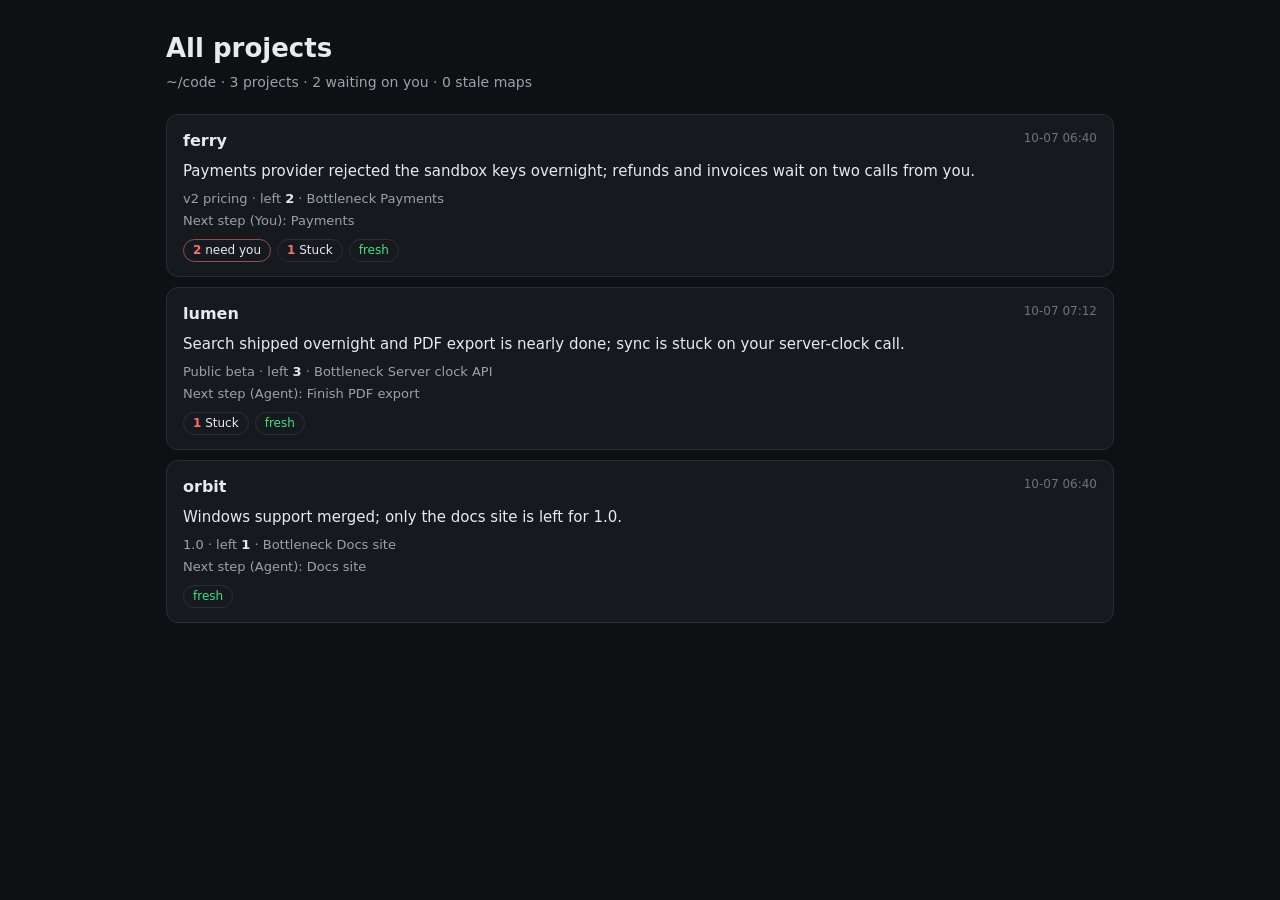
<file: docs/demo/all.html>
<!doctype html><html lang="en" data-theme="dark"><head><meta charset="utf-8"><meta name="viewport" content="width=device-width, initial-scale=1"><title>All projects · you-are-here</title><style>
:root{--accent:#2dd4bf;--bg:#0e1013;--card:#16191e;--card2:#1b1f25;--line:#2a2f37;--fg:#e8eaed;--mut:#9aa2ad;--dim:#6b7380;
--done:#4ade80;--prog:#fbbf24;--stuck:#f87171;--todo:#6b7380;color-scheme:dark}
:root[data-theme=light]{--bg:#f6f7f9;--card:#fff;--card2:#f1f3f6;--line:#dfe3e8;--fg:#14171c;--mut:#566070;--dim:#8a93a0;
--done:#16a34a;--prog:#b7791f;--stuck:#dc2626;--todo:#8a93a0;color-scheme:light}
@media (prefers-color-scheme:light){:root[data-theme=auto]{--bg:#f6f7f9;--card:#fff;--card2:#f1f3f6;--line:#dfe3e8;--fg:#14171c;
--mut:#566070;--dim:#8a93a0;--done:#16a34a;--prog:#b7791f;--stuck:#dc2626;--todo:#8a93a0;color-scheme:light}}
*{box-sizing:border-box}
body{margin:0;background:var(--bg);color:var(--fg);font:14px/1.55 -apple-system,BlinkMacSystemFont,"PingFang SC","Segoe UI",system-ui,sans-serif}
.wrap{max-width:980px;margin:0 auto;padding:28px 16px 40px} h1{margin:0;font-size:26px} .sub{color:var(--mut);margin:4px 0 20px}
.rows{list-style:none;margin:0;padding:0;display:grid;gap:10px}
.row a{display:block;color:inherit;text-decoration:none;background:var(--card);border:1px solid var(--line);border-radius:12px;padding:14px 16px}
.row a:hover,.row a:focus-visible{border-color:var(--accent);outline:none}
.top{display:flex;justify-content:space-between;gap:12px} .top b{font-size:16px} .t{color:var(--dim);font-size:12px}
.hl{margin:6px 0;font-size:15px} .ms,.nx{margin:2px 0;color:var(--mut);font-size:13px} .ms b{color:var(--fg)}
.chips{display:flex;flex-wrap:wrap;gap:6px;margin-top:8px}
.c{font-size:12px;border:1px solid var(--line);border-radius:999px;padding:1px 9px}
.c.you{border-color:color-mix(in srgb,var(--stuck) 50%,var(--line))} .c.you b,.c.stuck b{color:var(--stuck)}
.c.old{color:var(--prog)} .c.ok{color:var(--done)} .broken{color:var(--mut);padding:10px 16px}
</style></head><body><div class="wrap"><header><h1>All projects</h1><p class="sub">~/code · 3 projects · 2 waiting on you · 0 stale maps</p></header><ul class="rows"><li class="row"><a href="file:///var/folders/3_/987z6jz91l9_t8mpvflf73xm0000gp/T/tmpnwx1tiot/projects/ferry/.project-map/index.html"><div class="top"><b>ferry</b><span class="t">10-07 06:40</span></div><p class="hl">Payments provider rejected the sandbox keys overnight; refunds and invoices wait on two calls from you.</p><p class="ms">v2 pricing · left <b>2</b> · Bottleneck Payments</p><p class="nx">Next step (You): Payments</p><div class="chips"><span class="c you"><b>2</b> need you</span><span class="c stuck"><b>1</b> Stuck</span><span class="c ok">fresh</span></div></a></li><li class="row"><a href="file:///var/folders/3_/987z6jz91l9_t8mpvflf73xm0000gp/T/tmpnwx1tiot/projects/lumen/.project-map/index.html"><div class="top"><b>lumen</b><span class="t">10-07 07:12</span></div><p class="hl">Search shipped overnight and PDF export is nearly done; sync is stuck on your server-clock call.</p><p class="ms">Public beta · left <b>3</b> · Bottleneck Server clock API</p><p class="nx">Next step (Agent): Finish PDF export</p><div class="chips"><span class="c stuck"><b>1</b> Stuck</span><span class="c ok">fresh</span></div></a></li><li class="row"><a href="file:///var/folders/3_/987z6jz91l9_t8mpvflf73xm0000gp/T/tmpnwx1tiot/projects/orbit/.project-map/index.html"><div class="top"><b>orbit</b><span class="t">10-07 06:40</span></div><p class="hl">Windows support merged; only the docs site is left for 1.0.</p><p class="ms">1.0 · left <b>1</b> · Bottleneck Docs site</p><p class="nx">Next step (Agent): Docs site</p><div class="chips"><span class="c ok">fresh</span></div></a></li></ul></div></body></html>
</file>
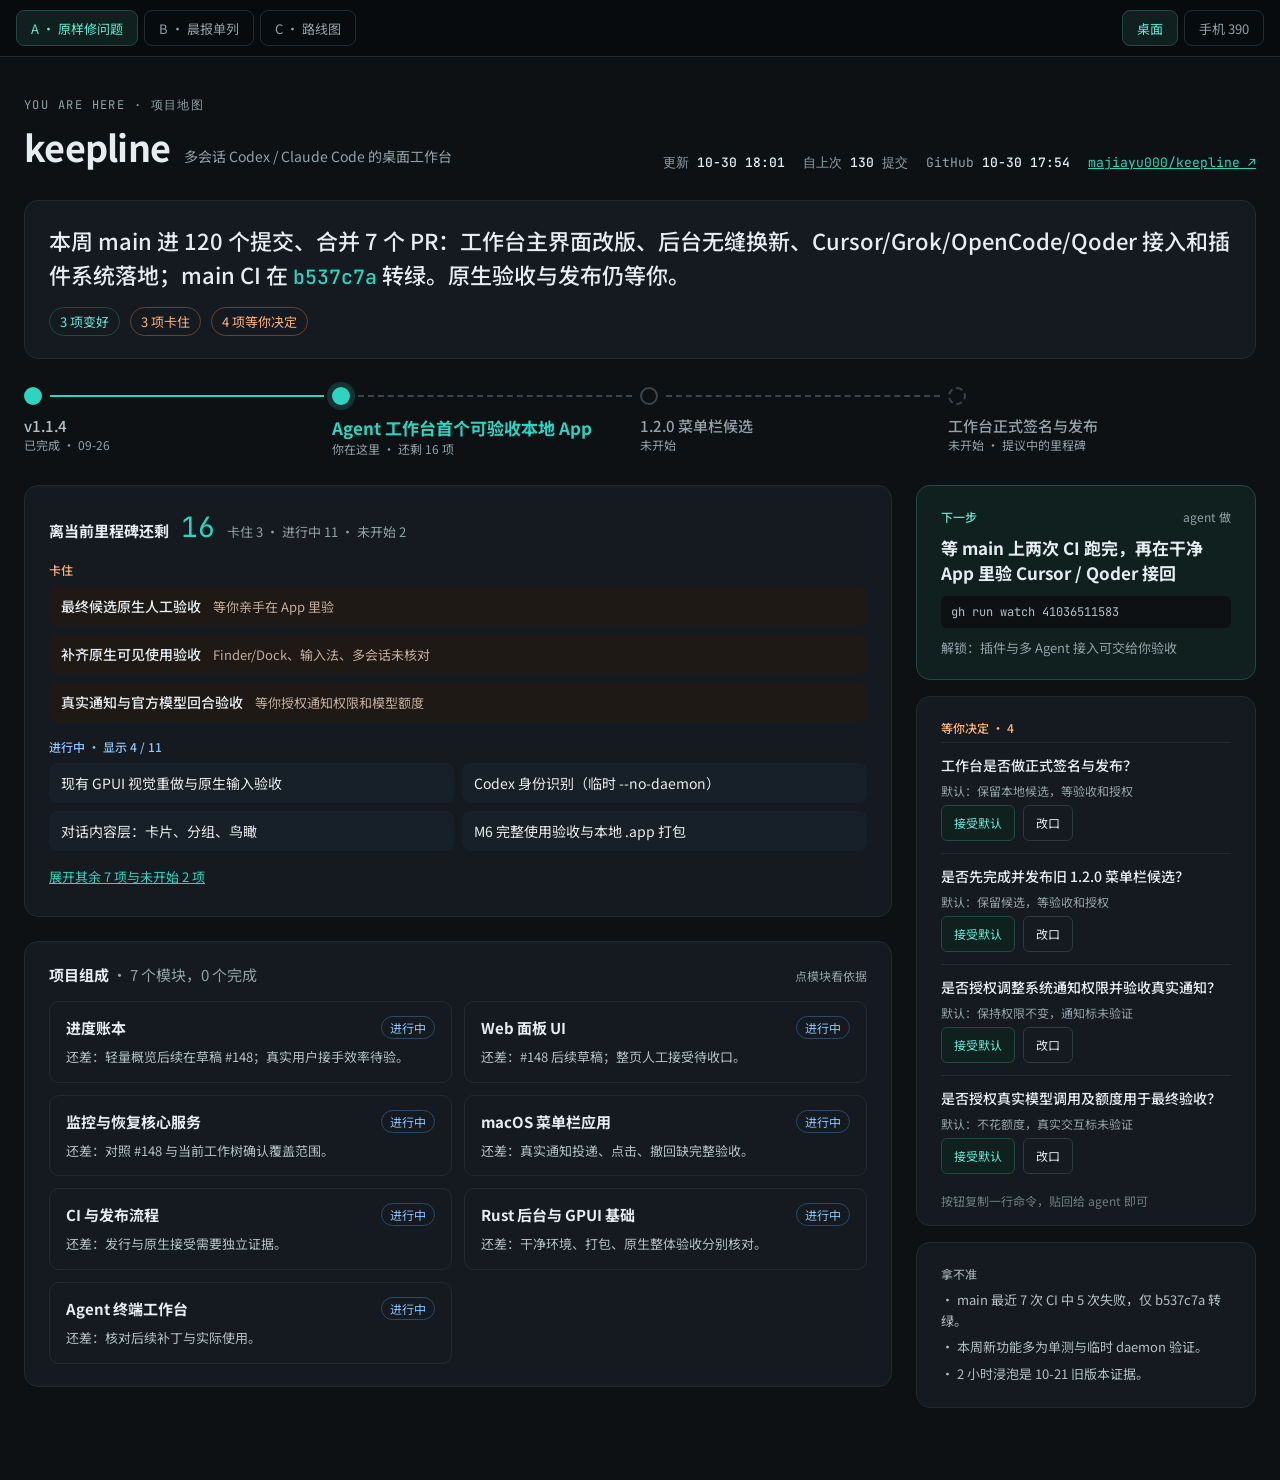
<file: docs/design/map-redesign-directions.html>
<!doctype html>
<html lang="zh">
<head>
<meta charset="utf-8">
<meta name="viewport" content="width=device-width, initial-scale=1">
<title>you-are-here 地图改版 · 三个方向</title>
<link rel="stylesheet" href="https://fonts.googleapis.com/css2?family=Noto+Sans+SC:wght@400;500;700&family=JetBrains+Mono:wght@400;500&display=swap">
<style>
:root{
  --bg:#0d1114; --surface:#141a1f; --line:#232b31; --line-soft:#1b2328;
  --text:#e6edf0; --text-2:#b4c0c6; --muted:#93a1a8; --faint:#6f7d84;
  --accent:#2dd4bf; --accent-hi:#5eead4; --accent-bg:#10201e; --accent-line:#1f4a44;
  --stuck:#ff9a5a; --stuck-text:#ffb27a; --stuck-bg:#1f1915; --stuck-line:#6b4426;
  --moving:#4f8fd6; --moving-text:#8ec5ff; --moving-bg:#172029; --moving-line:#2a4a6b;
  --idle:#3a454c;
  --mono:'JetBrains Mono',ui-monospace,monospace;
}
*{box-sizing:border-box}
body{margin:0;background:var(--bg);color:var(--text);font-family:'Noto Sans SC',system-ui,sans-serif;-webkit-font-smoothing:antialiased}
a{color:var(--accent)}a:hover{color:var(--accent-hi)}
code{font-family:var(--mono);color:var(--accent);font-size:.9em}
h1,h2,p{margin:0}
button{font:inherit;cursor:pointer}

/* switcher */
.bar{position:sticky;top:0;z-index:10;display:flex;flex-wrap:wrap;gap:8px;align-items:center;justify-content:space-between;
  padding:10px 16px;background:#080b0dee;border-bottom:1px solid var(--line);backdrop-filter:blur(8px)}
.tabs{display:flex;gap:6px;flex-wrap:wrap}
.tab{min-height:36px;padding:0 14px;border-radius:8px;border:1px solid var(--line);background:transparent;color:var(--muted);font-size:13px}
.tab[aria-pressed=true]{border-color:var(--accent-line);background:var(--accent-bg);color:var(--accent-hi)}
.stage{padding:0}
.stage.phone{display:flex;justify-content:center;padding:24px 0;background:#060809}
.stage.phone .frame{width:390px;border:1px solid var(--line);border-radius:20px;overflow:hidden}
.dir{display:none}.dir.on{display:block}

/* shared */
.wrap{max-width:1280px;margin:0 auto;padding:40px 24px 72px;display:flex;flex-direction:column;gap:28px}
.card{background:var(--surface);border:1px solid var(--line);border-radius:14px;padding:22px 24px}
.eyebrow{font-family:var(--mono);font-size:12px;letter-spacing:.12em;color:var(--muted)}
.meta{display:flex;gap:18px;flex-wrap:wrap;font-family:var(--mono);font-size:13px;color:var(--muted)}
.meta b{color:var(--text);font-weight:500}
.pill{padding:4px 10px;border-radius:999px;border:1px solid;font-size:13px}
.pill.good{border-color:var(--accent-line);color:var(--accent-hi)}
.pill.warn{border-color:var(--stuck-line);color:var(--stuck-text)}
.badge{font-size:12px;border:1px solid;border-radius:999px;padding:2px 8px;white-space:nowrap}
.badge.moving{color:var(--moving-text);border-color:var(--moving-line)}
.btn{white-space:nowrap;flex:0 0 auto;min-height:36px;padding:0 12px;border-radius:6px;border:1px solid #2f3940;background:transparent;color:var(--text);font-size:12px}
.btn.primary{border-color:var(--accent-line);background:var(--accent-bg);color:var(--accent-hi)}
.label{font-size:12px;font-weight:500}

/* decisions (shared) */
.btn.done{border-color:var(--accent);color:var(--accent-hi)}
.ovr{display:flex;gap:8px;margin-top:8px}.ovr[hidden]{display:none}
.ovr input{flex:1;min-width:0;min-height:36px;background:var(--bg);color:var(--text);border:1px solid #2f3940;border-radius:6px;padding:0 10px;font:inherit;font-size:13px}
.ovr input:focus{outline:2px solid var(--accent-line);border-color:var(--accent)}
.dec-body[hidden]{display:none}
.dec-body{display:flex;flex-direction:column;gap:8px;margin-top:8px}
.dec-body .d{font-size:12px;color:var(--muted)}
.dec-acts{display:flex;gap:8px;flex-wrap:wrap}
.dec-li.answered .q{color:var(--muted)}
.dec-li .ans{display:none;font-size:12px;color:var(--accent-hi)}
.dec-li.answered .ans{display:block}
.toast{position:fixed;left:50%;bottom:24px;transform:translate(-50%,20px);opacity:0;transition:.2s;z-index:20;
  background:#10201e;border:1px solid var(--accent-line);color:var(--accent-hi);border-radius:10px;padding:10px 16px;font-size:13px;max-width:calc(100vw - 32px)}
.toast.on{opacity:1;transform:translate(-50%,0)}

/* ---------- A ---------- */
.A header{display:flex;flex-wrap:wrap;justify-content:space-between;align-items:flex-end;gap:16px}
.A .title{display:flex;align-items:baseline;gap:14px;flex-wrap:wrap}
.A h1{font-size:36px;letter-spacing:-.02em}
.A .headline{font-size:22px;line-height:1.55;font-weight:500}
.A .track{display:grid;grid-template-columns:repeat(4,minmax(0,1fr))}
.A .ms{display:flex;flex-direction:column;gap:10px}
.A .ms .row{display:flex;align-items:center}
.A .dot{width:18px;height:18px;border-radius:50%;flex:0 0 auto}
.A .dot.done{background:var(--accent)}
.A .dot.here{background:var(--accent);box-shadow:0 0 0 5px #2dd4bf2e}
.A .dot.future{border:2px solid var(--idle)}
.A .dot.proposed{border:2px dashed var(--idle)}
.A .seg{flex:1;margin:0 8px;border-top:2px solid var(--accent)}
.A .seg.dash{border-top-style:dashed;border-top-color:var(--idle)}
.A .ms .name{font-size:15px;font-weight:500;color:var(--text-2);padding-right:16px}
.A .ms.here .name{font-size:17px;font-weight:700;color:var(--accent)}
.A .ms.later .name{color:var(--muted)}
.A .ms .sub{font-size:12px;color:var(--muted)}
.A .cols{display:flex;flex-wrap:wrap;gap:24px;align-items:flex-start}
.A .main{flex:999 1 640px;min-width:0;display:flex;flex-direction:column;gap:24px}
.A aside{flex:1 1 340px;min-width:0;display:flex;flex-direction:column;gap:16px}
.A .left-h{display:flex;align-items:baseline;gap:12px;flex-wrap:wrap;margin-bottom:16px}
.A .left-h h2{font-size:15px}
.A .big{font-family:var(--mono);font-size:28px;color:var(--accent)}
.A .group{display:flex;flex-direction:column;gap:8px;margin-top:8px}
.A .stuck-row{display:flex;gap:12px;align-items:baseline;flex-wrap:wrap;padding:10px 12px;border-radius:8px;background:var(--stuck-bg)}
.A .stuck-row span:last-child{font-size:13px;color:#c2ae9f}
.A .grid2{display:grid;grid-template-columns:repeat(2,minmax(0,1fr));gap:8px}
.A .mv{padding:10px 12px;border-radius:8px;background:var(--moving-bg);font-size:14px}
.A .part{border:1px solid var(--line);border-radius:10px;padding:14px 16px;display:flex;flex-direction:column;gap:8px}
.A .part .top{display:flex;justify-content:space-between;gap:8px;align-items:center}
.A .part .nm{font-size:15px;font-weight:700}
.A .part .op{font-size:13px;line-height:1.6;color:var(--text-2)}
.A .parts{display:grid;grid-template-columns:repeat(2,minmax(0,1fr));gap:12px}
.A .next{background:var(--accent-bg);border-color:var(--accent-line);display:flex;flex-direction:column;gap:10px}
.A .next .t{font-size:17px;font-weight:700;line-height:1.5}
.A .next pre{margin:0;font-family:var(--mono);font-size:12px;color:var(--text-2);background:var(--bg);padding:8px 10px;border-radius:6px;white-space:pre-wrap}
.A .dec{display:flex;flex-direction:column;gap:6px;padding:12px 0;border-top:1px solid var(--line)}
.A .dec .q{font-size:14px;font-weight:500;line-height:1.5}
.A .dec .d{font-size:12px;color:var(--muted)}
.A .dec .acts{display:flex;gap:8px}
@media (max-width:700px){
  .A .track{grid-template-columns:1fr;gap:14px}
  .A .ms{flex-direction:row;align-items:flex-start;gap:12px}
  .A .seg{display:none}
  .A .grid2,.A .parts{grid-template-columns:1fr}
  .A .headline{font-size:18px}
}
.phone .A .track{grid-template-columns:1fr;gap:14px}
.phone .A .ms{flex-direction:row;align-items:flex-start;gap:12px}
.phone .A .seg{display:none}
.phone .A .grid2,.phone .A .parts{grid-template-columns:1fr}
.phone .A .headline{font-size:18px}
.phone .A h1{font-size:28px}

/* ---------- B ---------- */
.B .wrap{max-width:860px;gap:40px;padding-top:48px}
.B header{display:flex;justify-content:space-between;align-items:baseline;flex-wrap:wrap;gap:12px;border-bottom:1px solid var(--line);padding-bottom:16px}
.B h1{font-size:26px}
.B .brief>div{display:grid;grid-template-columns:96px minmax(0,1fr);gap:20px;padding:20px 0;border-bottom:1px solid var(--line-soft)}
.B .k{font-size:13px;color:var(--muted);padding-top:4px}
.B .k.warn{color:var(--stuck-text)}
.B .now{font-size:21px;line-height:1.6;font-weight:500}
.B .who{font-size:12px;color:var(--bg);background:var(--accent);border-radius:4px;padding:1px 6px;font-weight:700}
.B .v{font-size:18px;font-weight:500;line-height:1.5}
.B .s{font-size:13px;color:var(--muted)}
.B .qrow{display:flex;justify-content:space-between;align-items:center;gap:12px;flex-wrap:wrap;font-size:14px;color:#c9d3d8}
.B h2{font-size:13px;color:var(--muted);font-weight:500;letter-spacing:.08em}
.B .line{display:flex;align-items:center;gap:10px;flex-wrap:wrap;font-size:15px;color:var(--muted)}
.B .line .here{color:var(--accent);font-weight:700}
.B .line i{color:var(--idle);font-style:normal}
.B .bar8{display:flex;height:8px;border-radius:4px;overflow:hidden;background:var(--line-soft)}
.B .legend{display:flex;gap:16px;flex-wrap:wrap;font-size:12px;color:var(--muted)}
.B .srow{display:grid;grid-template-columns:minmax(0,1fr) minmax(0,1fr);gap:16px;padding:12px 0;border-top:1px solid var(--line-soft);font-size:14px}
.B .srow span:last-child{color:var(--stuck-text)}
.B .tw{overflow-x:auto}
.B table{width:100%;border-collapse:collapse;font-size:14px}
.B th{text-align:left;color:var(--muted);font-size:12px;font-weight:500;padding:8px 12px 8px 0;border-bottom:1px solid var(--line)}
.B td{padding:12px 12px 12px 0;border-bottom:1px solid var(--line-soft);vertical-align:top}
.B td:first-child{font-weight:500;white-space:nowrap}
.B td:nth-child(2){color:var(--moving-text);white-space:nowrap}
.B td:last-child{color:var(--text-2);line-height:1.6}
.B details summary{min-height:44px;display:flex;align-items:center;cursor:pointer;color:var(--muted);font-size:14px}
.phone .B .brief>div{grid-template-columns:1fr;gap:6px}
.phone .B .srow{grid-template-columns:1fr;gap:4px}
.phone .B .now{font-size:18px}
@media (max-width:700px){.B .brief>div{grid-template-columns:1fr;gap:6px}.B .srow{grid-template-columns:1fr;gap:4px}}

/* ---------- C ---------- */
.C header{display:flex;justify-content:space-between;align-items:flex-end;flex-wrap:wrap;gap:16px}
.C h1{font-size:32px;letter-spacing:-.02em}
.C .headline{font-size:19px;line-height:1.6;max-width:900px;color:var(--text-2)}
.C .headline b{color:var(--text);font-weight:500}
.C .metro{position:relative;padding:28px 24px 24px;overflow-x:auto}
.C .mainline{display:grid;grid-template-columns:repeat(4,minmax(180px,1fr));min-width:760px;position:relative}
.C .mainline::before{content:"";position:absolute;left:9px;right:9px;top:9px;height:4px;background:linear-gradient(90deg,var(--accent) 0 30%,var(--idle) 30% 100%);border-radius:2px}
.C .st{position:relative;display:flex;flex-direction:column;gap:6px;padding-right:12px}
.C .st .o{width:22px;height:22px;border-radius:50%;background:var(--bg);border:4px solid var(--idle);z-index:1}
.C .st.done .o{border-color:var(--accent);background:var(--accent)}
.C .st.here .o{border-color:var(--accent);box-shadow:0 0 0 6px #2dd4bf2e}
.C .st .n{font-size:15px;font-weight:700;margin-top:6px}
.C .st.here .n{color:var(--accent)}
.C .st.later .n{color:var(--muted);font-weight:500}
.C .st .m{font-size:12px;color:var(--muted)}
.C .branches{display:grid;grid-template-columns:repeat(3,minmax(220px,1fr));gap:16px;margin-top:28px;min-width:760px}
.C .br{border-left:4px solid var(--moving);padding:4px 0 4px 16px;display:flex;flex-direction:column;gap:10px}
.C .br.stuck{border-left-color:var(--stuck)}
.C .br h3{margin:0;font-size:14px;display:flex;gap:8px;align-items:baseline}
.C .br h3 span{font-family:var(--mono);font-size:12px;color:var(--muted);font-weight:400}
.C .stop{display:flex;gap:10px;align-items:flex-start;font-size:13px;line-height:1.5;color:var(--text-2)}
.C .stop::before{content:"";flex:0 0 auto;width:10px;height:10px;margin-top:5px;border-radius:50%;border:2px solid var(--moving)}
.C .br.stuck .stop::before{border-color:var(--stuck);background:var(--stuck)}
.C .stop em{display:block;font-style:normal;font-size:12px;color:var(--stuck-text)}
.C .lower{display:flex;flex-wrap:wrap;gap:24px;align-items:flex-start}
.C .lower>*{flex:1 1 360px;min-width:0}
.C .idx{display:flex;flex-direction:column}
.C .idx div{display:flex;justify-content:space-between;gap:12px;padding:10px 0;border-top:1px solid var(--line-soft);font-size:14px}
.C .idx div span:last-child{color:var(--muted);font-size:13px;text-align:right}
.C .ask{display:flex;flex-direction:column;gap:10px}
.C .qa{display:flex;justify-content:space-between;align-items:center;gap:12px;font-size:14px}
.phone .C .headline{font-size:16px}
.phone .C h1{font-size:26px}
</style>
</head>
<body>
<div class="bar">
  <div class="tabs" role="group" aria-label="方向">
    <button class="tab" data-dir="A" aria-pressed="true">A · 原样修问题</button>
    <button class="tab" data-dir="B" aria-pressed="false">B · 晨报单列</button>
    <button class="tab" data-dir="C" aria-pressed="false">C · 路线图</button>
  </div>
  <div class="tabs" role="group" aria-label="宽度">
    <button class="tab" data-w="desk" aria-pressed="true">桌面</button>
    <button class="tab" data-w="phone" aria-pressed="false">手机 390</button>
  </div>
</div>

<div class="stage" id="stage"><div class="frame">

<!-- ================= A ================= -->
<section class="dir A on" id="A">
<div class="wrap">
  <header>
    <div style="display:flex;flex-direction:column;gap:6px">
      <div class="eyebrow">YOU ARE HERE · 项目地图</div>
      <div class="title"><h1>keepline</h1><span style="font-size:14px;color:var(--muted)">多会话 Codex / Claude Code 的桌面工作台</span></div>
    </div>
    <div class="meta"><span>更新 <b>10-30 18:01</b></span><span>自上次 <b>130</b> 提交</span><span>GitHub <b>10-30 17:54</b></span><a href="#">majiayu000/keepline ↗</a></div>
  </header>

  <div class="card" style="display:flex;flex-direction:column;gap:14px">
    <p class="headline" data-slot="headline"></p>
    <div style="display:flex;gap:10px;flex-wrap:wrap"><span class="pill good">3 项变好</span><span class="pill warn">3 项卡住</span><span class="pill warn">4 项等你决定</span></div>
  </div>

  <div class="track">
    <div class="ms"><div class="row"><div class="dot done"></div><div class="seg"></div></div><div><div class="name">v1.1.4</div><div class="sub">已完成 · 09-26</div></div></div>
    <div class="ms here"><div class="row"><div class="dot here"></div><div class="seg dash"></div></div><div><div class="name">Agent 工作台首个可验收本地 App</div><div class="sub">你在这里 · 还剩 16 项</div></div></div>
    <div class="ms later"><div class="row"><div class="dot future"></div><div class="seg dash"></div></div><div><div class="name">1.2.0 菜单栏候选</div><div class="sub">未开始</div></div></div>
    <div class="ms later"><div class="row"><div class="dot proposed"></div></div><div><div class="name">工作台正式签名与发布</div><div class="sub">未开始 · 提议中的里程碑</div></div></div>
  </div>

  <div class="cols">
    <div class="main">
      <div class="card">
        <div class="left-h"><h2>离当前里程碑还剩</h2><span class="big">16</span><span style="font-size:13px;color:var(--muted)">卡住 3 · 进行中 11 · 未开始 2</span></div>
        <div class="group"><div class="label" style="color:var(--stuck-text)">卡住</div><div data-slot="A-stuck" style="display:flex;flex-direction:column;gap:8px"></div></div>
        <div class="group" style="margin-top:16px"><div class="label" style="color:var(--moving-text)">进行中 · 显示 4 / 11</div><div class="grid2" data-slot="A-moving"></div>
          <a href="#" style="font-size:13px;padding:8px 0">展开其余 7 项与未开始 2 项</a></div>
      </div>
      <div class="card">
        <div class="left-h" style="justify-content:space-between"><h2>项目组成 <span style="color:var(--muted);font-weight:400">· 7 个模块，0 个完成</span></h2><span style="font-size:12px;color:var(--muted)">点模块看依据</span></div>
        <div class="parts" data-slot="A-parts"></div>
      </div>
    </div>
    <aside>
      <div class="card next">
        <div style="display:flex;justify-content:space-between;font-size:12px"><span style="color:var(--accent-hi);font-weight:500">下一步</span><span style="color:var(--muted)">agent 做</span></div>
        <div class="t" data-slot="next"></div>
        <pre>gh run watch 41036511583</pre>
        <div style="font-size:13px;color:var(--muted)">解锁：插件与多 Agent 接入可交给你验收</div>
      </div>
      <div class="card" style="padding-bottom:16px">
        <div class="label" style="color:var(--stuck-text);padding-bottom:6px">等你决定 · 4</div>
        <div data-slot="A-dec"></div>
        <div style="font-size:12px;color:var(--faint);padding-top:6px">按钮复制一行命令，贴回给 agent 即可</div>
      </div>
      <div class="card" style="display:flex;flex-direction:column;gap:8px">
        <div class="label" style="color:var(--muted)">拿不准</div>
        <div data-slot="A-unc" style="display:flex;flex-direction:column;gap:6px;font-size:13px;line-height:1.6;color:var(--text-2)"></div>
      </div>
    </aside>
  </div>
</div>
</section>

<!-- ================= B ================= -->
<section class="dir B" id="B">
<div class="wrap">
  <header>
    <div style="display:flex;align-items:baseline;gap:12px;flex-wrap:wrap"><h1>keepline</h1><span class="eyebrow" style="letter-spacing:.08em">晨报 · 10-30 周五 18:01</span></div>
    <span class="meta" style="font-size:12px">自上次 130 提交 · GitHub 10-30 17:54</span>
  </header>
  <div class="brief">
    <div><span class="k">现在</span><p class="now" data-slot="headline"></p></div>
    <div><span class="k">下一步</span>
      <div style="display:flex;flex-direction:column;gap:8px">
        <div style="display:flex;gap:10px;align-items:baseline;flex-wrap:wrap"><span class="who">agent</span><span class="v" data-slot="next"></span></div>
        <span class="s">做完之后：插件与多 Agent 接入可以交给你验收</span>
      </div></div>
    <div><span class="k warn">等你</span>
      <div style="display:flex;flex-direction:column;gap:12px"><span class="v">4 项决定，默认都是「先不动」</span><div data-slot="B-dec" style="display:flex;flex-direction:column;gap:10px"></div></div></div>
  </div>

  <div style="display:flex;flex-direction:column;gap:16px">
    <h2>里程碑</h2>
    <div class="line"><span>v1.1.4 ✓</span><i>──</i><span class="here">◉ Agent 工作台首个可验收本地 App</span><i>┈┈</i><span>1.2.0 菜单栏候选</span><i>┈┈</i><span>正式签名与发布（提议）</span></div>
    <div style="display:flex;justify-content:space-between;font-size:13px;color:var(--muted)"><span>剩余项 25 中完成 9</span><span>36%</span></div>
    <div class="bar8"><div style="width:36%;background:var(--accent)"></div><div style="width:12%;background:var(--stuck)"></div><div style="width:44%;background:var(--moving)"></div></div>
    <div class="legend"><span><b style="color:var(--accent)">■</b> 完成 9</span><span><b style="color:var(--stuck)">■</b> 卡住 3</span><span><b style="color:var(--moving)">■</b> 进行中 11</span><span><b style="color:var(--idle)">■</b> 未开始 2</span></div>
  </div>

  <div style="display:flex;flex-direction:column;gap:12px"><h2>卡住的 3 项</h2><div data-slot="B-stuck"></div></div>

  <div style="display:flex;flex-direction:column;gap:12px"><h2>项目组成</h2>
    <div class="tw"><table><thead><tr><th>模块</th><th>状态</th><th>还差</th></tr></thead><tbody data-slot="B-parts"></tbody></table></div></div>

  <details style="border-top:1px solid var(--line);padding-top:8px"><summary>依据、拿不准的事、历史</summary></details>
</div>
</section>

<!-- ================= C ================= -->
<section class="dir C" id="C">
<div class="wrap">
  <header>
    <div style="display:flex;flex-direction:column;gap:6px"><div class="eyebrow">YOU ARE HERE · 路线图</div><h1>keepline</h1></div>
    <div class="meta"><span>更新 <b>10-30 18:01</b></span><span>自上次 <b>130</b> 提交</span></div>
  </header>
  <p class="headline"><b>本周合并 7 个 PR，CI 转绿。</b>工作台改版、四家 Agent 接入和插件系统已落地；离可验收的本地 App 还有 3 条支线，其中「原生验收」一条在等你。</p>

  <div class="card metro">
    <div class="mainline">
      <div class="st done"><div class="o"></div><div class="n">v1.1.4</div><div class="m">已完成 · 09-26</div></div>
      <div class="st here"><div class="o"></div><div class="n">Agent 工作台首个可验收本地 App</div><div class="m">你在这里 · 还剩 16 项</div></div>
      <div class="st later"><div class="o"></div><div class="n">1.2.0 菜单栏候选</div><div class="m">未开始</div></div>
      <div class="st later"><div class="o" style="border-style:dashed"></div><div class="n">正式签名与发布</div><div class="m">提议中</div></div>
    </div>
    <div class="branches" data-slot="C-br"></div>
  </div>

  <div class="lower">
    <div class="card next" style="background:var(--accent-bg);border-color:var(--accent-line);display:flex;flex-direction:column;gap:10px">
      <div style="display:flex;justify-content:space-between;font-size:12px"><span style="color:var(--accent-hi);font-weight:500">下一站</span><span style="color:var(--muted)">agent 做</span></div>
      <div style="font-size:17px;font-weight:700;line-height:1.5" data-slot="next"></div>
    </div>
    <div class="card ask"><div class="label" style="color:var(--stuck-text)">等你决定 · 4</div><div data-slot="C-dec" style="display:flex;flex-direction:column;gap:10px"></div></div>
    <div class="card"><div class="label" style="color:var(--muted);margin-bottom:6px">模块索引 · 7</div><div class="idx" data-slot="C-idx"></div></div>
  </div>
</div>
</section>

</div></div>

<script>
const D = {
  headline: '本周 main 进 120 个提交、合并 7 个 PR：工作台主界面改版、后台无缝换新、Cursor/Grok/OpenCode/Qoder 接入和插件系统落地；main CI 在 <code>b537c7a</code> 转绿。原生验收与发布仍等你。',
  next: '等 main 上两次 CI 跑完，再在干净 App 里验 Cursor / Qoder 接回',
  stuck: [
    ['最终候选原生人工验收', '等你亲手在 App 里验'],
    ['补齐原生可见使用验收', 'Finder/Dock、输入法、多会话未核对'],
    ['真实通知与官方模型回合验收', '等你授权通知权限和模型额度'],
  ],
  moving: ['现有 GPUI 视觉重做与原生输入验收', 'Codex 身份识别（临时 --no-daemon）', '对话内容层：卡片、分组、鸟瞰', 'M6 完整使用验收与本地 .app 打包'],
  parts: [
    ['进度账本', '轻量概览后续在草稿 #148；真实用户接手效率待验。'],
    ['Web 面板 UI', '#148 后续草稿；整页人工接受待收口。'],
    ['监控与恢复核心服务', '对照 #148 与当前工作树确认覆盖范围。'],
    ['macOS 菜单栏应用', '真实通知投递、点击、撤回缺完整验收。'],
    ['CI 与发布流程', '发行与原生接受需要独立证据。'],
    ['Rust 后台与 GPUI 基础', '干净环境、打包、原生整体验收分别核对。'],
    ['Agent 终端工作台', '核对后续补丁与实际使用。'],
  ],
  decisions: [
    ['工作台是否做正式签名与发布？', '保留本地候选，等验收和授权'],
    ['是否先完成并发布旧 1.2.0 菜单栏候选？', '保留候选，等验收和授权'],
    ['是否授权调整系统通知权限并验收真实通知？', '保持权限不变，通知标未验证'],
    ['是否授权真实模型调用及额度用于最终验收？', '不花额度，真实交互标未验证'],
  ],
  uncertain: ['main 最近 7 次 CI 中 5 次失败，仅 b537c7a 转绿。', '本周新功能多为单测与临时 daemon 验证。', '2 小时浸泡是 10-21 旧版本证据。'],
  branches: [
    { name: '原生验收', stuck: true, stops: [['最终候选原生人工验收', '等你亲手验'], ['补齐原生可见使用验收', '等你核对桌面'], ['真实通知与官方模型回合', '等你授权']] },
    { name: '识别与接入', stops: [['Codex 身份识别', ''], ['M5 Claude Code 识别', ''], ['插件系统与声明式 Agent', ''], ['旧 #145 通知覆盖复核', '']] },
    { name: '界面与终端', stops: [['GPUI 视觉重做与输入验收', ''], ['对话内容层', ''], ['收口并行终端渲染差距', ''], ['M6 使用验收与打包', ''], ['干净环境依赖验证', ''], ['UI 原稿差异收口', '']] },
  ],
};
const h = (s) => s; // data above is trusted, hand-written
const fill = (k, html) => document.querySelectorAll(`[data-slot="${k}"]`).forEach(el => el.innerHTML = html);

fill('headline', D.headline);
fill('next', D.next);
fill('A-stuck', D.stuck.map(([l, w]) => `<div class="stuck-row"><span style="font-size:14px;font-weight:500">${l}</span><span>${w}</span></div>`).join(''));
fill('A-moving', D.moving.map(x => `<div class="mv">${x}</div>`).join(''));
fill('A-parts', D.parts.map(([n, o]) => `<div class="part"><div class="top"><span class="nm">${n}</span><span class="badge moving">进行中</span></div><span class="op">还差：${o}</span></div>`).join(''));
const acts = (i) => `<div class="dec-acts"><button type="button" class="btn primary" data-accept="${i}">接受默认</button><button type="button" class="btn" data-override="${i}">改口</button></div>
  <form class="ovr" data-form="${i}" hidden><input type="text" maxlength="240" placeholder="你的答案" aria-label="你的答案"><button type="submit" class="btn primary">复制</button></form>`;
fill('A-dec', D.decisions.map(([q, d], i) => `<div class="dec dec-li" data-i="${i}"><span class="q">${q}</span><span class="d">默认：${d}</span><span class="ans"></span>${acts(i)}</div>`).join(''));
fill('A-unc', D.uncertain.map(u => `<span>· ${u}</span>`).join(''));
const fold = ([q, d], i) => `<div class="dec-li" data-i="${i}"><div class="qrow"><span class="q">${q}</span><button type="button" class="btn" data-open="${i}" aria-expanded="false">回答</button></div>
  <span class="ans"></span><div class="dec-body" hidden><span class="d">默认：${d}</span>${acts(i)}</div></div>`;
fill('B-dec', D.decisions.map(fold).join(''));
fill('B-stuck', D.stuck.map(([l, w]) => `<div class="srow"><span style="font-weight:500">${l}</span><span>${w}</span></div>`).join(''));
fill('B-parts', D.parts.map(([n, o]) => `<tr><td>${n}</td><td>进行中</td><td>${o}</td></tr>`).join(''));
fill('C-br', D.branches.map(b => `<div class="br${b.stuck ? ' stuck' : ''}"><h3>${b.name}<span>${b.stops.length} 项</span></h3>${b.stops.map(([s, w]) => `<div class="stop"><div>${s}${w ? `<em>${w}</em>` : ''}</div></div>`).join('')}</div>`).join(''));
fill('C-dec', D.decisions.map(fold).join('').replaceAll('class="qrow"', 'class="qa"'));
fill('C-idx', D.parts.map(([n, o]) => `<div><span>${n}</span><span>进行中</span></div>`).join(''));

const toast = document.createElement('div'); toast.className = 'toast'; toast.setAttribute('role', 'status'); document.body.append(toast);
let tt; const say = (m) => { toast.textContent = m; toast.classList.add('on'); clearTimeout(tt); tt = setTimeout(() => toast.classList.remove('on'), 2600); };
const REPO = '/Users/lifcc/Desktop/code/AI/tools/keepline';
const PM = '~/.claude/plugins/cache/you-are-here/you-are-here/0.2.1/skills/you-are-here/scripts/pmap.py';
const answerText = (i, a) => `you-are-here decision\nQuestion: ${D.decisions[i][0]}\nAnswer: ${a}\nRecord it and act on it: python3 ${PM} answer ${REPO} --id d${i} --answer "${a.replaceAll('"', "'")}"`;
async function copy(t) {
  try { await navigator.clipboard.writeText(t); return true; } catch (e) {
    const ta = Object.assign(document.createElement('textarea'), { value: t }); document.body.append(ta); ta.select();
    let ok = false; try { ok = document.execCommand('copy'); } catch (e2) {} ta.remove(); return ok;
  }
}
async function answer(i, a) {
  const ok = await copy(answerText(i, a));
  document.querySelectorAll(`.dec-li[data-i="${i}"]`).forEach(li => {
    li.classList.add('answered');
    li.querySelector('.ans').textContent = `你选了：${a}${ok ? '（已复制）' : ''}`;
    const acc = li.querySelector('[data-accept]'); acc.textContent = '已复制 ✓'; acc.classList.add('done');
    li.querySelector('[data-form]').hidden = true;
  });
  say(ok ? '已复制。贴回给 agent，它会记下并照做' : '复制失败，请手动选中文字复制');
}
document.addEventListener('click', (e) => {
  const t = e.target.closest('button'); if (!t) return;
  if (t.dataset.accept) answer(+t.dataset.accept, D.decisions[+t.dataset.accept][1]);
  if (t.dataset.override) { const f = t.closest('.dec-li').querySelector('[data-form]'); f.hidden = !f.hidden; if (!f.hidden) f.querySelector('input').focus(); }
  if (t.dataset.open) { const b = t.closest('.dec-li').querySelector('.dec-body'); b.hidden = !b.hidden; t.setAttribute('aria-expanded', !b.hidden); t.textContent = b.hidden ? '回答' : '收起'; }
});
document.addEventListener('submit', (e) => {
  const f = e.target.closest('[data-form]'); if (!f) return; e.preventDefault();
  const v = f.querySelector('input').value.trim(); if (!v) { f.querySelector('input').focus(); return; }
  answer(+f.dataset.form, v);
});

const stage = document.getElementById('stage');
document.querySelectorAll('[data-dir]').forEach(b => b.onclick = () => {
  document.querySelectorAll('[data-dir]').forEach(x => x.setAttribute('aria-pressed', x === b));
  document.querySelectorAll('.dir').forEach(s => s.classList.toggle('on', s.id === b.dataset.dir));
});
document.querySelectorAll('[data-w]').forEach(b => b.onclick = () => {
  document.querySelectorAll('[data-w]').forEach(x => x.setAttribute('aria-pressed', x === b));
  stage.classList.toggle('phone', b.dataset.w === 'phone');
});
const q = new URLSearchParams(location.search);
if (q.get('dir')) document.querySelector(`[data-dir="${q.get('dir')}"]`)?.click();
if (q.get('w') === 'phone') document.querySelector('[data-w="phone"]').click();
</script>
</body>
</html>
</file>
